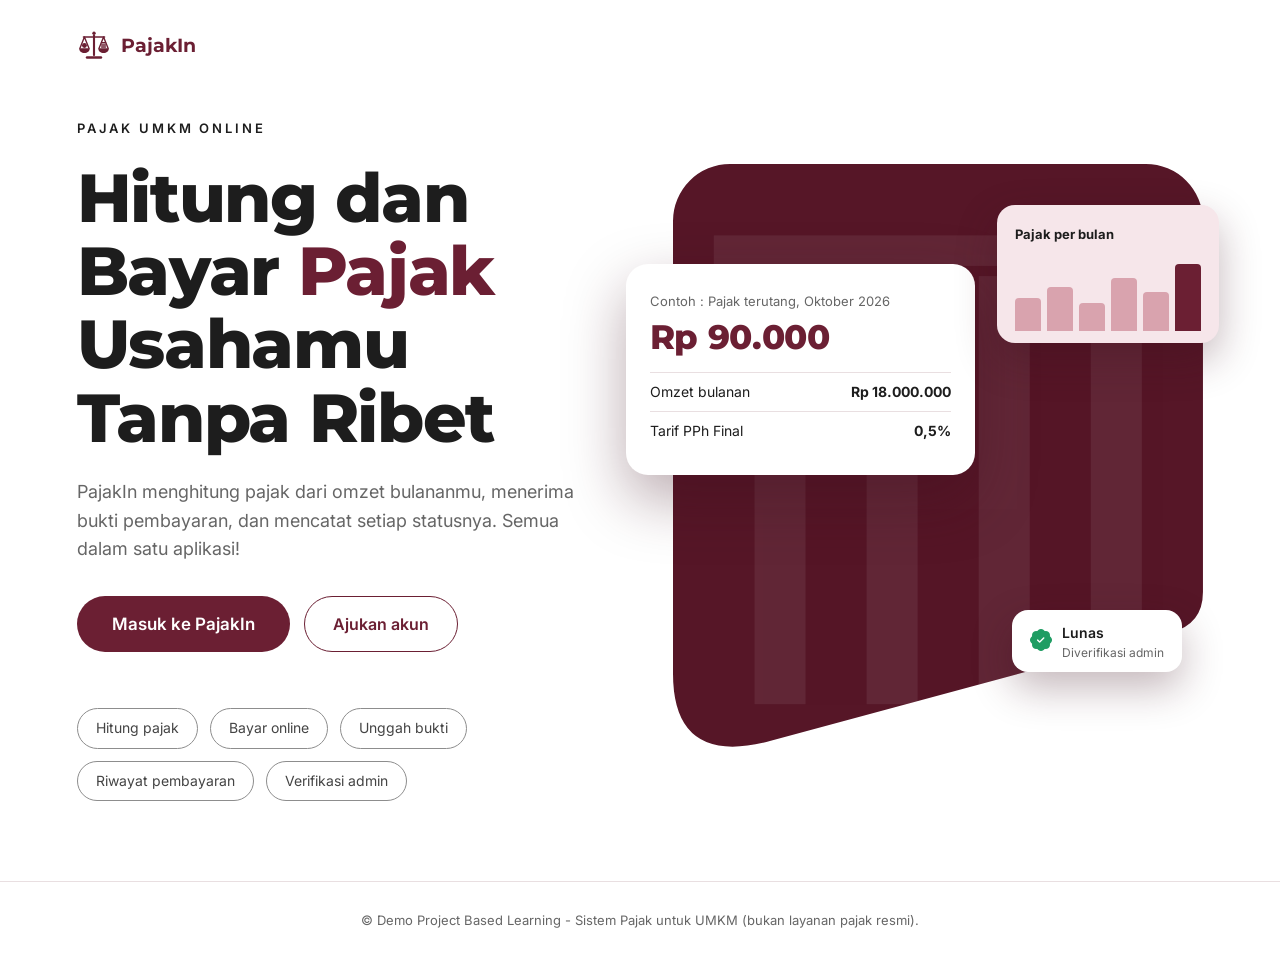
<file: index.html>
<!DOCTYPE html>
<html lang="id">
<head>
  <meta charset="utf-8">
  <meta name="viewport" content="width=device-width, initial-scale=1">
  <title>PajakIn - Sistem Informasi Pajak Online untuk UMKM</title>

  <link rel="icon" href="PajakIn/assets/images/logo-maroon.svg">
  <link href="https://cdn.jsdelivr.net/npm/bootstrap-icons@1.11.3/font/bootstrap-icons.min.css" rel="stylesheet">
  <link href="https://fonts.googleapis.com/css2?family=Inter:wght@400;500;600&family=Montserrat:wght@600;700;800&display=swap" rel="stylesheet">

  <style>
    :root {
      --maroon: #6b1f33;
      --deep: #561627;
      --dark: #3d0f1d;
      --tint: #f6e6ea;
      --ink: #1d1d1d;
      --muted: #666;
      --line: #e9dfe1;
      --ok: #1f9d63;
    }
    * { box-sizing: border-box; }
    html { scroll-behavior: smooth; }
    body {
      margin: 0;
      font-family: Inter, system-ui, sans-serif;
      color: var(--ink);
      background: #fff;
      line-height: 1.6;
    }
    h1, h2, h3 { font-family: Montserrat, Inter, sans-serif; margin: 0; }
    a { color: inherit; }
    section[id] { scroll-margin-top: 24px; }
    .wrap { width: min(1180px, 100% - 12vw); margin-inline: auto; }
    :focus-visible { outline: 3px solid #d9a3ae; outline-offset: 3px; }

    /* ---------- Header ---------- */
    .nav { display: flex; align-items: center; justify-content: space-between; gap: 24px; padding: 28px 0; }
    .brand { display: flex; align-items: center; gap: 10px; font: 700 19px Montserrat, sans-serif; color: var(--maroon); text-decoration: none; }
    .brand img { width: 34px; height: 34px; }
    .links { display: flex; gap: 30px; }
    .links a { text-decoration: none; font-weight: 500; font-size: 15px; }
    .links a:hover { color: var(--maroon); }
    .btn {
      display: inline-flex; align-items: center; gap: 8px;
      padding: 12px 26px; border-radius: 999px; border: 1.5px solid transparent;
      font: 600 15px Inter, sans-serif; text-decoration: none; cursor: pointer; transition: .2s;
    }
    .btn-dark { background: #111; color: #fff; padding: 11px 24px; }
    .btn-dark:hover { background: var(--maroon); }
    .btn-main { background: var(--maroon); color: #fff; padding: 17px 34px; font-size: 17px; }
    .btn-main:hover { background: var(--deep); }
    .btn-line { border-color: var(--maroon); color: var(--maroon); background: transparent; padding: 15px 28px; font-size: 16px; }
    .btn-line:hover { background: var(--tint); }

    /* ---------- Hero ---------- */
    .hero { display: grid; grid-template-columns: 1.05fr 1fr; gap: 40px; align-items: center; padding: 28px 0 80px; }
    .eyebrow { margin: 0 0 22px; font-size: 13px; font-weight: 600; letter-spacing: .22em; text-transform: uppercase; }
    .hero h1 { font-size: clamp(38px, 5.3vw, 68px); font-weight: 800; line-height: 1.08; letter-spacing: -.02em; }
    .hero h1 span { color: var(--maroon); }
    .hero .lead { max-width: 520px; margin: 24px 0 32px; font-size: 18px; color: var(--muted); }
    .cta { display: flex; flex-wrap: wrap; gap: 14px; }
    .pills { display: flex; flex-wrap: wrap; gap: 12px; max-width: 560px; margin-top: 56px; }
    .pills span { padding: 8px 18px; border: 1px solid #8d8d8d; border-radius: 999px; font-size: 14px; color: #444; }

    .vis { position: relative; aspect-ratio: 520 / 580; width: 100%; max-width: 560px; justify-self: end; }
    .shape { position: absolute; inset: 0; width: 100%; height: 100%; }

    .receipt {
      position: absolute; left: -9%; top: 17%; width: 66%;
      padding: 24px; border-radius: 22px; background: #fff;
      box-shadow: 0 24px 60px rgba(61, 15, 29, .35);
    }
    .receipt small { color: var(--muted); font-size: 13px; }
    .receipt .amt { display: block; margin: 2px 0 14px; font: 800 34px Montserrat, sans-serif; color: var(--maroon); letter-spacing: -.01em; }
    .receipt .row { display: flex; justify-content: space-between; padding: 8px 0; border-top: 1px solid var(--line); font-size: 14px; }
    .receipt .pay { margin-top: 14px; padding: 12px; border-radius: 12px; background: var(--maroon); color: #fff; text-align: center; font-weight: 600; font-size: 14px; }

    .mini {
      position: absolute; right: -3%; top: 7%; width: 42%;
      padding: 16px 18px 12px; border-radius: 18px; background: var(--tint);
      box-shadow: 0 16px 40px rgba(61, 15, 29, .3);
    }
    .mini b { font-size: 13px; }
    .mini .bars { display: flex; align-items: flex-end; gap: 6px; height: 74px; margin-top: 10px; }
    .mini .bars i { flex: 1; border-radius: 4px 4px 0 0; background: #d9a3ae; }
    .mini .bars i:last-child { background: var(--maroon); }
    .chip {
      position: absolute; right: 4%; bottom: 14%;
      display: flex; align-items: center; gap: 10px; padding: 12px 18px;
      border-radius: 16px; background: #fff; font-weight: 600; font-size: 14px;
      box-shadow: 0 16px 40px rgba(61, 15, 29, .3);
    }
    .chip i { color: var(--ok); font-size: 22px; }
    .chip small { display: block; font-weight: 400; color: var(--muted); font-size: 12px; line-height: 1.3; }

    /* ---------- Sections ---------- */
    .sec { padding: 84px 0; }
    .sec.alt { background: #faf6f6; }
    .sec h2 { max-width: 640px; font-size: clamp(28px, 3.4vw, 42px); font-weight: 800; line-height: 1.15; letter-spacing: -.015em; }
    .sec .sub { max-width: 560px; margin: 14px 0 0; color: var(--muted); font-size: 17px; }

    .feat { display: grid; grid-template-columns: repeat(4, 1fr); gap: 36px; margin-top: 52px; }
    .feat div { padding-top: 22px; border-top: 3px solid var(--maroon); }
    .feat i { font-size: 28px; color: var(--maroon); }
    .feat h3 { margin: 12px 0 8px; font-size: 18px; }
    .feat p { margin: 0; color: var(--muted); font-size: 15px; }

    .steps { display: grid; grid-template-columns: repeat(4, 1fr); gap: 0; margin-top: 52px; counter-reset: s; }
    .steps li { position: relative; list-style: none; padding: 0 24px 0 0; counter-increment: s; }
    .steps li::before {
      content: counter(s); display: grid; place-items: center;
      width: 44px; height: 44px; margin-bottom: 18px; border-radius: 50%;
      background: var(--maroon); color: #fff; font: 700 17px Montserrat, sans-serif; position: relative; z-index: 1;
    }
    .steps li::after { content: ""; position: absolute; top: 22px; left: 44px; right: 0; height: 2px; background: #d9a3ae; }
    .steps li:last-child::after { display: none; }
    .steps h3 { margin-bottom: 6px; font-size: 17px; }
    .steps p { margin: 0; color: var(--muted); font-size: 15px; }
    .steps ul { margin: 0; padding: 0; display: contents; }

    .tarif { display: grid; grid-template-columns: .9fr 1.1fr; gap: 0; border-radius: 32px; overflow: hidden; background: var(--dark); color: #fff; }
    .tarif .big { padding: 56px 48px; background: var(--maroon); }
    .tarif .big strong { display: block; font: 800 clamp(64px, 9vw, 112px) Montserrat, sans-serif; line-height: 1; letter-spacing: -.03em; }
    .tarif .big span { display: block; margin-top: 12px; max-width: 280px; color: #f0d9df; }
    .tarif dl { margin: 0; padding: 48px; display: grid; gap: 22px; align-content: center; }
    .tarif dt { color: #d9a3ae; font-size: 14px; }
    .tarif dd { margin: 2px 0 0; font: 600 20px Montserrat, sans-serif; }

    .safe { display: grid; grid-template-columns: 1fr 1fr; gap: 48px; margin-top: 44px; }
    .safe h3 { display: flex; align-items: center; gap: 10px; margin-bottom: 14px; font-size: 19px; }
    .safe .good h3 i { color: var(--ok); }
    .safe .bad h3 i { color: #d6404f; }
    .safe ul { margin: 0; padding: 0; list-style: none; display: grid; gap: 10px; }
    .safe li { display: flex; gap: 12px; padding: 14px 18px; border: 1px solid var(--line); border-radius: 14px; background: #fff; font-size: 15px; }
    .safe li i { margin-top: 3px; }
    .safe .good li i { color: var(--ok); }
    .safe .bad li i { color: #d6404f; }

    .final { text-align: center; }
    .final h2 { margin-inline: auto; }
    .final .cta { justify-content: center; margin-top: 32px; }

    footer { padding: 28px 0 36px; border-top: 1px solid var(--line); text-align: center; font-size: 13px; color: var(--muted); }

    /* ---------- Form Ajukan Akun (dialog) ---------- */
    dialog {
      width: min(620px, 100% - 32px); padding: 0; border: 0; border-radius: 24px;
      box-shadow: 0 30px 80px rgba(61, 15, 29, .35);
    }
    dialog::backdrop { background: rgba(61, 15, 29, .55); }
    dialog form { padding: 28px; }
    .dlg-head { display: flex; justify-content: space-between; gap: 16px; margin-bottom: 20px; }
    .dlg-head h2 { font-size: 24px; font-weight: 800; }
    .dlg-head p { margin: 6px 0 0; color: var(--muted); font-size: 14px; }
    .x {
      flex-shrink: 0; width: 36px; height: 36px; border: 0; border-radius: 50%;
      background: var(--tint); color: var(--maroon); cursor: pointer;
    }
    .grid2 { display: grid; grid-template-columns: 1fr 1fr; gap: 14px; }
    dialog label { display: block; font-size: 13px; font-weight: 600; color: #444; }
    dialog input, dialog select {
      width: 100%; margin-top: 5px; padding: 11px 13px; border: 1px solid var(--line);
      border-radius: 12px; background: #fff; font: inherit; font-size: 15px;
    }
    dialog input:focus, dialog select:focus {
      outline: 0; border-color: var(--maroon); box-shadow: 0 0 0 3px rgba(107, 31, 51, .15);
    }
    .msg { min-height: 22px; margin: 14px 0 4px; font-size: 14px; }
    .msg.err { color: #c0392b; }
    .msg.ok { color: var(--ok); }
    .dlg-foot { display: flex; justify-content: flex-end; gap: 12px; margin-top: 8px; }
    .dlg-foot .btn { padding: 13px 24px; font-size: 15px; }

    /* ---------- Responsive ---------- */
    @media (max-width: 960px) {
      .links { display: none; }
      .hero { grid-template-columns: 1fr; padding-bottom: 56px; }
      .vis { justify-self: center; margin-top: 24px; max-width: 480px; }
      .receipt { left: 0; }
      .mini { right: 0; }
      .feat, .steps { grid-template-columns: 1fr 1fr; row-gap: 40px; }
      .steps li::after { display: none; }
      .tarif, .safe { grid-template-columns: 1fr; }
      .tarif .big, .tarif dl { padding: 36px 28px; }
    }
    @media (max-width: 560px) {
      .feat, .steps, .grid2 { grid-template-columns: 1fr; }
      .pills { margin-top: 36px; }
      .btn-main { padding: 15px 26px; }
      dialog form { padding: 22px; }
    }
    @media (prefers-reduced-motion: reduce) { html { scroll-behavior: auto; } .btn { transition: none; } }
  </style>
</head>

<body>
  <div class="wrap">

    <header class="nav">
      <a class="brand" href="index.html"><img src="PajakIn/assets/images/logo-maroon.svg" alt="">PajakIn</a>
    </header>

    <!-- ===== HERO ===== -->
    <section class="hero">
      <div>
        <p class="eyebrow">Pajak UMKM Online</p>
        <h1>Hitung dan Bayar <span>Pajak</span> Usahamu Tanpa Ribet</h1>
        <p class="lead">
          PajakIn menghitung pajak dari omzet bulananmu, menerima bukti pembayaran,
          dan mencatat setiap statusnya. Semua dalam satu aplikasi!
        </p>
        <div class="cta">
          <a class="btn btn-main" href="PajakIn/login.html">Masuk ke PajakIn</a>
          <a class="btn btn-line" href="#ajukan" data-open>Ajukan akun</a>
        </div>
        <div class="pills" aria-label="Layanan">
          <span>Hitung pajak</span>
          <span>Bayar online</span>
          <span>Unggah bukti</span>
          <span>Riwayat pembayaran</span>
          <span>Verifikasi admin</span>
        </div>
      </div>

      <div class="vis" aria-hidden="true">
        <svg class="shape" viewBox="0 0 520 580">
          <defs>
            <path id="blob" d="M56 0H464A56 56 0 0 1 520 56V420Q520 452 488 460L96 566Q0 592 0 500V56A56 56 0 0 1 56 0Z"/>
            <clipPath id="clip"><use href="#blob"/></clipPath>
          </defs>
          <use href="#blob" fill="#561627"/>
          <g clip-path="url(#clip)" fill="#fff" opacity=".07">
            <rect x="40" y="70" width="440" height="30"/>
            <rect x="80" y="110" width="50" height="420"/>
            <rect x="190" y="110" width="50" height="420"/>
            <rect x="300" y="110" width="50" height="420"/>
            <rect x="410" y="110" width="50" height="420"/>
          </g>
        </svg>

        <div class="receipt">
          <small>Contoh : Pajak terutang, Oktober 2026</small>
          <strong class="amt">Rp 90.000</strong>
          <div class="row"><span>Omzet bulanan</span><b>Rp 18.000.000</b></div>
          <div class="row"><span>Tarif PPh Final</span><b>0,5%</b></div>
        </div>

        <div class="mini">
          <b>Pajak per bulan</b>
          <div class="bars"><i style="height:45%"></i><i style="height:60%"></i><i style="height:38%"></i><i style="height:72%"></i><i style="height:52%"></i><i style="height:90%"></i></div>
        </div>

        <div class="chip"><i class="bi bi-patch-check-fill"></i><div>Lunas<small>Diverifikasi admin</small></div></div>
      </div>
    </section>
  </div>

  <footer>
    <div class="wrap">&copy; Demo Project Based Learning - Sistem Pajak untuk UMKM (bukan layanan pajak resmi).</div>
  </footer>

 <!-- ===== FORM AJUKAN AKUN ===== -->
  <dialog id="ajukan" aria-labelledby="aj-title">
    <form id="rf" novalidate>
      <div class="dlg-head">
        <div>
          <h2 id="aj-title">Ajukan akun UMKM</h2>
          <p>Isi data usaha Anda. Admin akan memeriksa pengajuan, lalu membuatkan akunnya.</p>
        </div>
        <button type="button" class="x" data-close aria-label="Tutup"><i class="bi bi-x-lg"></i></button>
      </div>

      <div class="grid2">
        <label>Nama usaha
          <input id="r_nama" placeholder="Contoh: Warung Bu Sari" autocomplete="organization">
        </label>
        <label>Nama pemilik
          <input id="r_pem" placeholder="Nama lengkap" autocomplete="name">
        </label>
        <label>ID pengguna (NIK/NPWP/NITKU)
          <input id="r_uid" inputmode="numeric" placeholder="Angka, 10-20 digit">
        </label>
        <label>Password
          <input id="r_pw" type="password" placeholder="Minimal 6 karakter" autocomplete="new-password">
        </label>
        <label>Jenis usaha
          <select id="r_jn">
            <option>Kuliner</option>
            <option>Perdagangan</option>
            <option>Jasa</option>
          </select>
        </label>
        <label>Nomor telepon
          <input id="r_tel" inputmode="tel" placeholder="0812-xxxx-xxxx" autocomplete="tel">
        </label>
        <label class="full">Perkiraan omzet setahun (Rp)
          <input id="r_om" type="number" min="0" inputmode="numeric" placeholder="Contoh: 650000000">
          <span id="r_hint" class="hint"></span>
        </label>
        <label class="full" id="r_bk_wrap" hidden>Bukti omzet tahunan (JPG, PNG, atau PDF)
          <input id="r_bk" type="file" accept=".jpg,.jpeg,.png,.pdf">
          <span class="hint">Contoh: rekap penjualan setahun, laporan keuangan sederhana, atau SPT tahun lalu.</span>
        </label>
      </div>

      <div id="rmsg" class="msg" role="status"></div>

      <div class="dlg-foot">
        <button type="button" class="btn btn-line" data-close>Batal</button>
        <button type="submit" class="btn btn-main">Kirim pengajuan</button>
      </div>
    </form>
  </dialog>

  <script src="PajakIn/assets/js/global.js"></script>
  <script>
    // Buka dan tutup form pengajuan
    const dlg = document.getElementById('ajukan');

    document.querySelectorAll('[data-open]').forEach((a) =>
      a.addEventListener('click', (e) => {
        e.preventDefault();
        rmsg.textContent = '';
        dlg.showModal();
      })
    );
    document.querySelectorAll('[data-close]').forEach((b) =>
      b.addEventListener('click', () => dlg.close())
    );
    dlg.addEventListener('click', (e) => { if (e.target === dlg) dlg.close(); });

    // Petunjuk omzet: bukti omzet hanya diminta kalau omzet setahun di atas ambang
    const updateHint = () => {
      const om = Number(r_om.value),
        ambang = taxRate.ambang,
        batas = taxRate.batas;

      r_bk_wrap.hidden = !(r_om.value !== '' && om > ambang);
      r_hint.className = 'hint';

      if (r_om.value === '' || om <= ambang) {
        r_hint.textContent = 'Omzet ≤ ' + rp(ambang) + ' per tahun tidak dikenai PPh Final UMKM.';
      } else if (om <= batas) {
        r_hint.textContent = 'Omzet di atas ' + rp(ambang) + ' per tahun wajib melampirkan bukti omzet.';
      } else {
        r_hint.className = 'hint warn';
        r_hint.textContent = 'Omzet melebihi batas skema PPh Final (' + rp(batas) + '). Admin akan meninjau pengajuan ini.';
      }
    };

    r_om.addEventListener('input', updateHint);
    updateHint();

    // Kirim pengajuan: disimpan ke reqData, lalu muncul di Data UMKM (admin)
    rf.onsubmit = async (e) => {
      e.preventDefault();

      const v = {
        nama: r_nama.value.trim(),
        pem: r_pem.value.trim(),
        uid: r_uid.value.trim(),
        pw: r_pw.value,
        tel: r_tel.value.trim(),
      };
      const om = Number(r_om.value),
        perluBukti = r_om.value !== '' && om > taxRate.ambang,
        file = r_bk.files[0];

      const tampil = (teks, ok) => {
        rmsg.textContent = teks;
        rmsg.className = 'msg ' + (ok ? 'ok' : 'err');
      };

      if (!v.nama || !v.pem || !v.uid || !v.pw || !v.tel || r_om.value === '') return tampil('Semua kolom wajib diisi.');
      if (!/^\d{10,20}$/.test(v.uid)) return tampil('ID pengguna harus berupa angka (10-20 digit).');
      if (v.pw.length < 6) return tampil('Password minimal 6 karakter.');
      if (!/^[\d\s+-]{8,}$/.test(v.tel)) return tampil('Nomor telepon tidak valid.');
      if (om < 0) return tampil('Omzet tidak boleh negatif.');
      if (perluBukti) {
        if (!file) return tampil('Unggah bukti omzet tahunan karena omzet di atas ' + rp(taxRate.ambang) + '.');
        if (!/\.(jpe?g|png|pdf)$/i.test(file.name)) return tampil('Format bukti harus JPG, PNG, atau PDF.');
        if (file.size > 5 * 1024 * 1024) return tampil('Ukuran bukti maksimal 5 MB.');
      }
      if (umkmData.some((u) => u.id === v.uid)) return tampil('ID pengguna sudah terdaftar. Silakan masuk.');
      if (reqData.some((r) => r.uid === v.uid && r.status === 'Menunggu')) {
        return tampil('Pengajuan dengan ID ini sedang diperiksa admin.');
      }

      reqData.push({
        id: Date.now(),
        uid: v.uid,
        pw: v.pw,
        nama: v.nama,
        pemilik: v.pem,
        jenis: r_jn.value,
        telp: v.tel,
        omzetTahun: om,
        bukti: perluBukti ? file.name : '',
        img: perluBukti ? await readImg(file) : '',
        tgl: tgl(),
        status: 'Menunggu',
      });
      save();

      rf.reset();
      updateHint();
      tampil('Pengajuan terkirim! Setelah admin menyetujui, masuk dengan ID dan password yang Anda isi.', true);
      setTimeout(() => dlg.close(), 3000);
    };
  </script>
</body>
</html>
</file>
